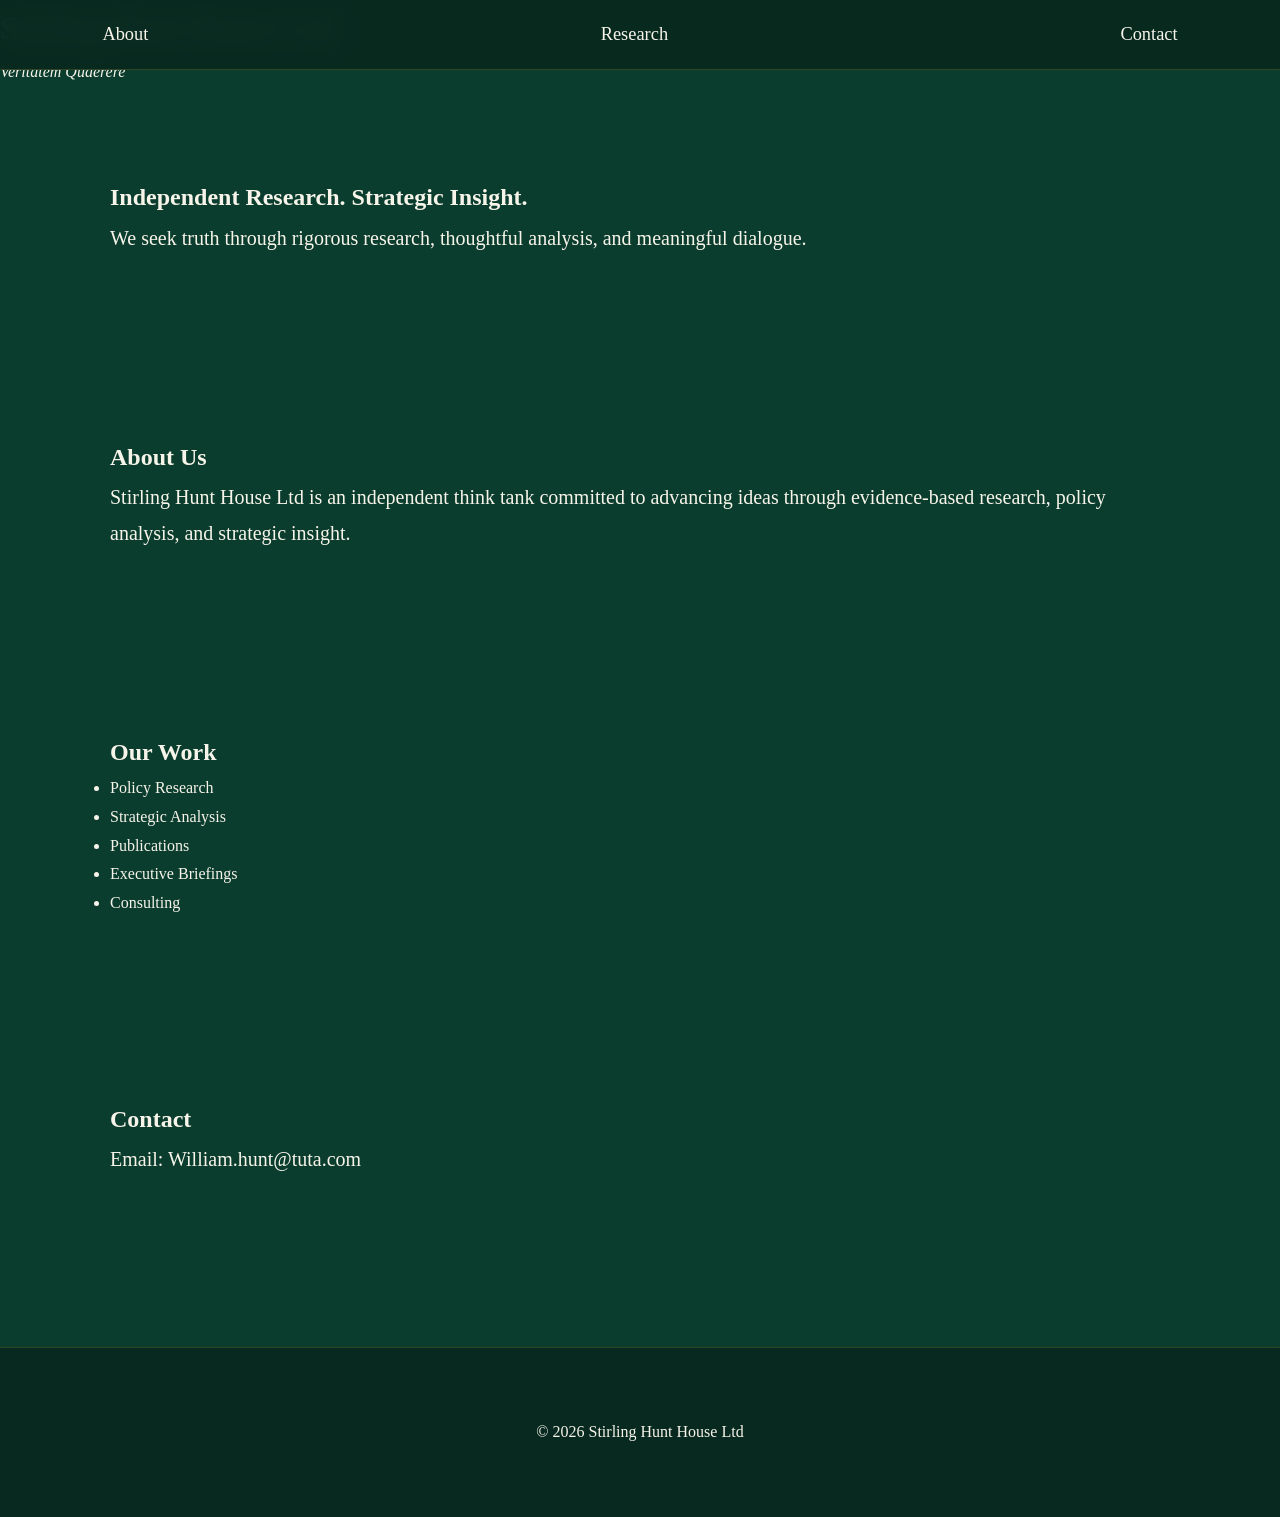
<file: Index.html>
<!DOCTYPE html>
<html lang="en">
<head>
  <meta charset="UTF-8">
  <meta name="viewport" content="width=device-width, initial-scale=1.0">
  <title>Stirling Hunt House Ltd</title>
  <link rel="stylesheet" href="style.css">
</head>
<body>

<header>
  <h1>Stirling Hunt House Ltd</h1>
  <p><em>Veritatem Quaerere</em></p>
</header>

<nav>
  <a href="#about">About</a>
  <a href="#services">Research</a>
  <a href="#contact">Contact</a>
</nav>

<section id="hero">
  <h2>Independent Research. Strategic Insight.</h2>
  <p>We seek truth through rigorous research, thoughtful analysis, and meaningful dialogue.</p>
</section>

<section id="about">
  <h2>About Us</h2>
  <p>Stirling Hunt House Ltd is an independent think tank committed to advancing ideas through evidence-based research, policy analysis, and strategic insight.</p>
</section>

<section id="services">
  <h2>Our Work</h2>
  <ul>
    <li>Policy Research</li>
    <li>Strategic Analysis</li>
    <li>Publications</li>
    <li>Executive Briefings</li>
    <li>Consulting</li>
  </ul>
</section>

<section id="contact">
  <h2>Contact</h2>
  <p>Email: William.hunt@tuta.com</p>
</section>

<footer>
  <p>© 2026 Stirling Hunt House Ltd</p>
</footer>
<script src="script.js"></script>
</body>
</html>
</file>
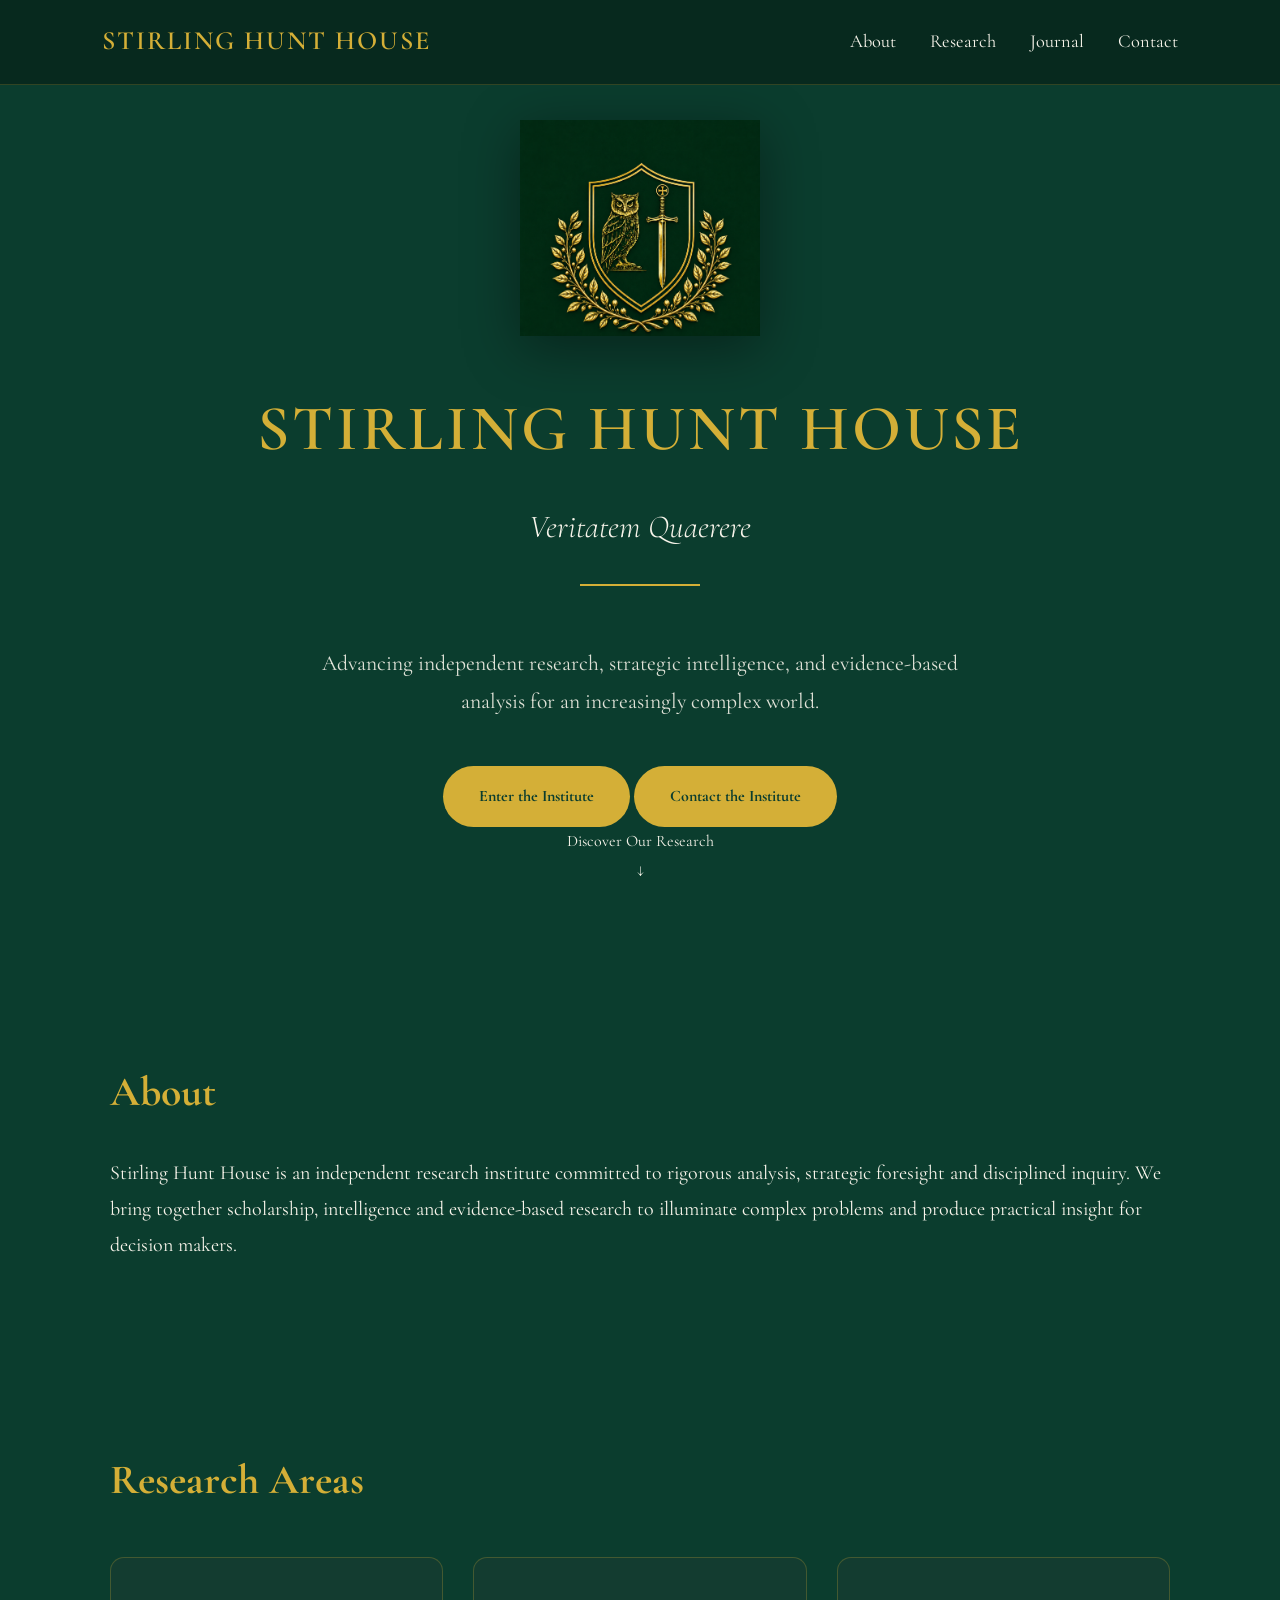
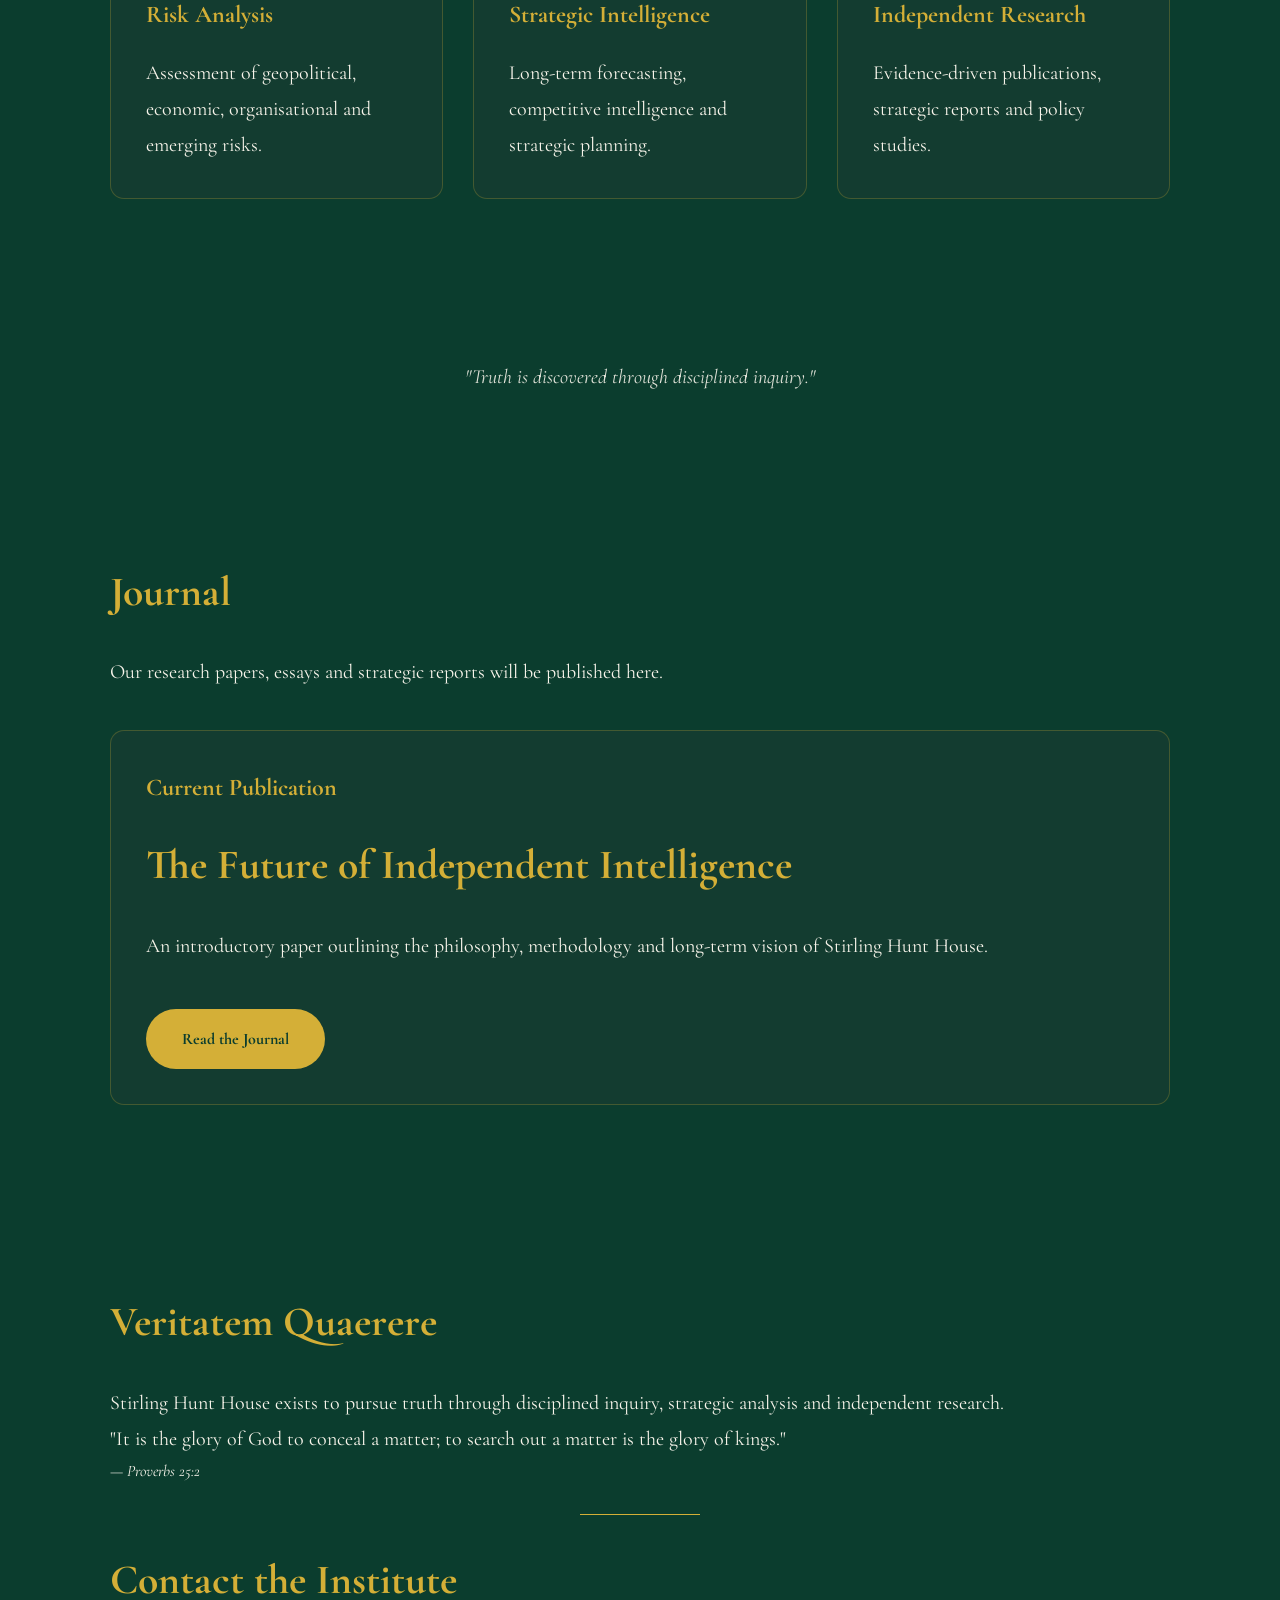
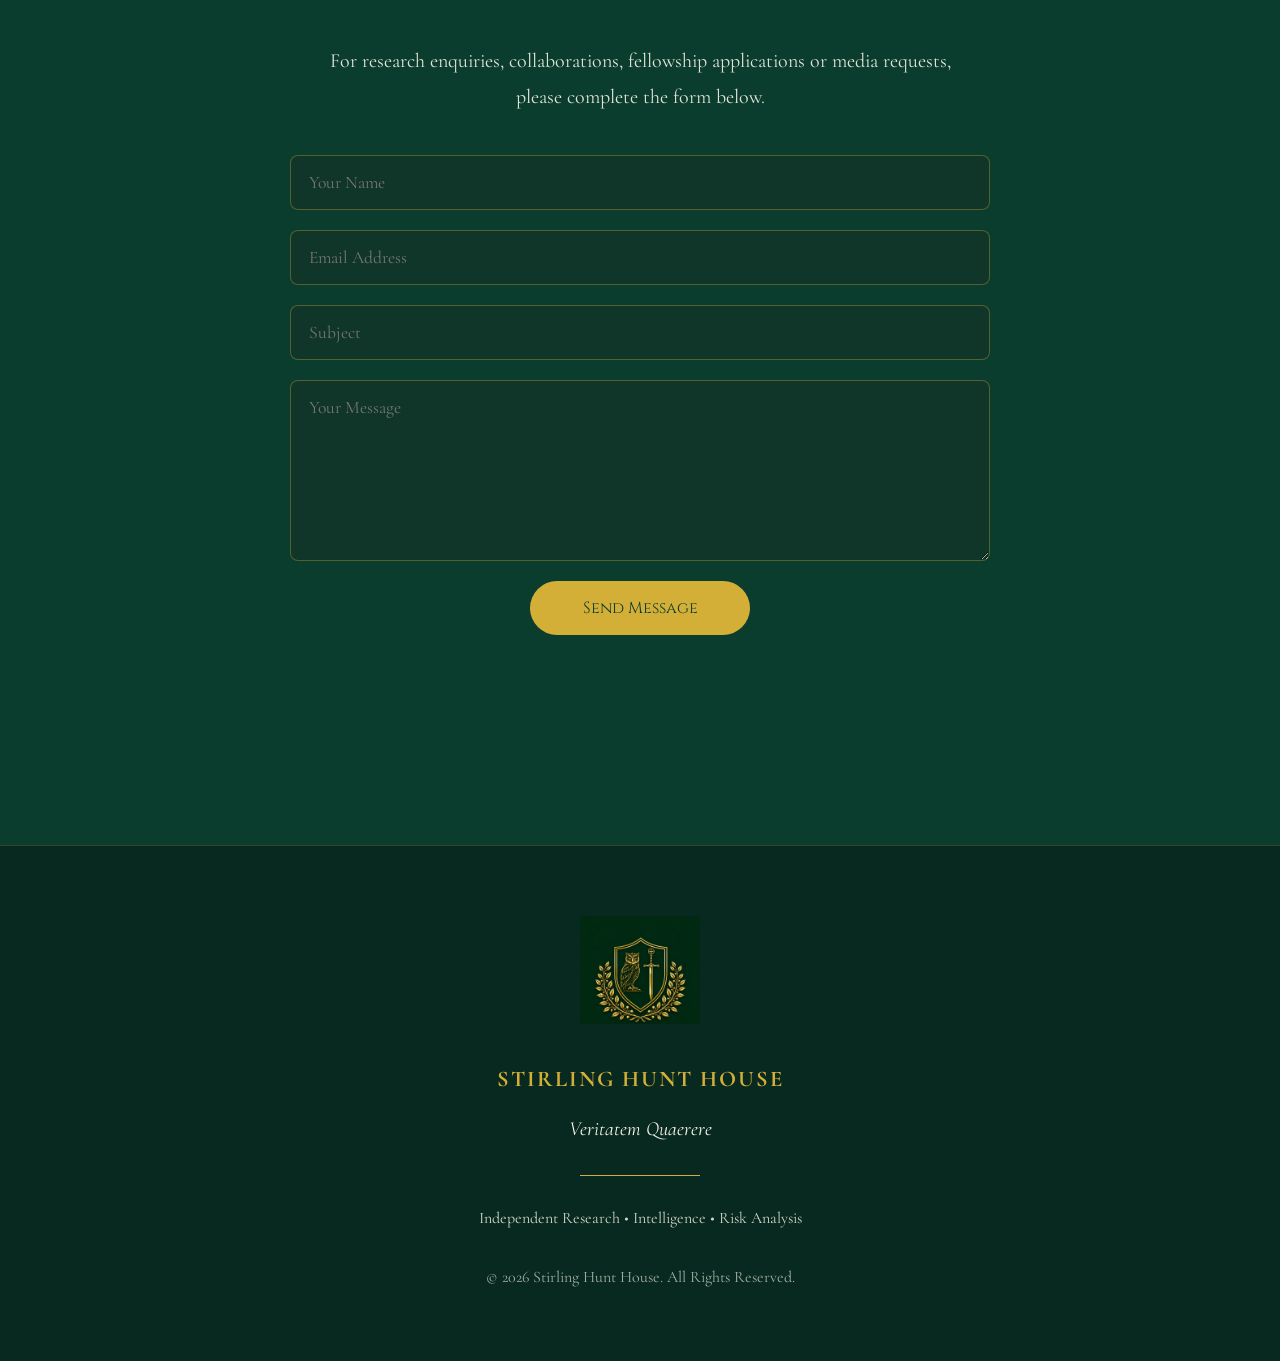
<file: index.html>
<!DOCTYPE html>
<html lang="en">

<head>

<meta charset="UTF-8">
<meta name="viewport" content="width=device-width, initial-scale=1.0">

<title>Stirling Hunt House</title>
  
<link rel="icon" type="image/png" sizes="32x32" href="favicon.png">
<link rel="apple-touch-icon" href="favicon.png">
  
<link rel="stylesheet" href="style.css">

<link rel="preconnect" href="https://fonts.googleapis.com">
<link rel="preconnect" href="https://fonts.gstatic.com" crossorigin>

<link href="https://fonts.googleapis.com/css2?family=Cinzel:wght@400;600&family=Cormorant+Garamond:wght@300;400;600&display=swap" rel="stylesheet">

</head>

<body>

<nav>

<div class="logo-text">
STIRLING HUNT HOUSE
</div>

<ul>

<li><a href="#about">About</a></li>

<li><a href="#research">Research</a></li>

<li><a href="publications.html">Journal</a></li>

<li><a href="#contact">Contact</a></li>

</ul>

</nav>

<header class="hero">

<img src="logo.png"
class="crest"
alt="Stirling Hunt House Crest">

<h1>
STIRLING HUNT HOUSE
</h1>

<h2>
Veritatem Quaerere
</h2>

<div class="hero-divider"></div>

<p class="subtitle">

Advancing independent research,
strategic intelligence,
and evidence-based analysis
for an increasingly complex world.

</p>

<div class="hero-buttons">

<a href="institute.html"
class="button">
Enter the Institute
</a>

<a href="#contact"
class="button secondary-button">
Contact the Institute
</a>

</div>

<div class="scroll-indicator">

<p>Discover Our Research</p>

<span>↓</span>

</div>

</header>

<section id="about">

<h3>About</h3>

<p>

Stirling Hunt House is an independent research institute committed to rigorous analysis, strategic foresight and disciplined inquiry.

We bring together scholarship, intelligence and evidence-based research to illuminate complex problems and produce practical insight for decision makers.

</p>

</section>

<section id="research">

<h3>Research Areas</h3>

<div class="cards">

<div class="card">

<h4>Risk Analysis</h4>

<p>

Assessment of geopolitical, economic, organisational and emerging risks.

</p>

</div>

<div class="card">

<h4>Strategic Intelligence</h4>

<p>

Long-term forecasting, competitive intelligence and strategic planning.

</p>

</div>

<div class="card">

<h4>Independent Research</h4>

<p>

Evidence-driven publications, strategic reports and policy studies.

</p>

</div>

</div>

</section>

<section class="quote">

<p>

"Truth is discovered through disciplined inquiry."

</p>

</section>
<section id="publications">

<h3>Journal</h3>

<p>

Our research papers, essays and strategic reports will be published here.

</p>

<div class="cards">

<div class="card">

<h4>Current Publication</h4>

<h3>
The Future of Independent Intelligence
</h3>

<p>

An introductory paper outlining the philosophy, methodology and long-term vision of Stirling Hunt House.

</p>

<a href="publications.html" class="button">

Read the Journal

</a>

</div>

</div>

</section>

<section class="closing">

<div class="closing-content">

<h3>

Veritatem Quaerere

</h3>

<p class="closing-text">

Stirling Hunt House exists to pursue truth through disciplined inquiry,
strategic analysis and independent research.

</p>

<blockquote>

<p>

"It is the glory of God to conceal a matter;
to search out a matter is the glory of kings."

</p>

<cite>

— Proverbs 25:2

</cite>

</blockquote>

<div class="footer-divider"></div>

<h3 id="contact">

Contact the Institute

</h3>

<p class="contact-intro">

For research enquiries, collaborations, fellowship applications or media requests, please complete the form below.

</p>

<form action="https://formspree.io/f/mojgkdpn"

method="POST"

class="contact-form">

<input
type="text"
name="name"
placeholder="Your Name"
required>

<input
type="email"
name="email"
placeholder="Email Address"
required>

<input
type="text"
name="subject"
placeholder="Subject">

<textarea
name="message"
rows="7"
placeholder="Your Message"
required></textarea>

<button type="submit">

Send Message

</button>

</form>

</div>

</section>

<footer>

<img
src="logo.png"
class="footer-crest"
alt="Stirling Hunt House Crest">

<h4>

STIRLING HUNT HOUSE

</h4>

<p class="footer-motto">

<em>

Veritatem Quaerere

</em>

</p>

<div class="footer-divider"></div>

<p class="footer-text">

Independent Research • Intelligence • Risk Analysis

</p>

<p class="copyright">

© 2026 Stirling Hunt House. All Rights Reserved.

</p>

</footer>

<script src="script.js"></script>

</body>

</html>
</file>
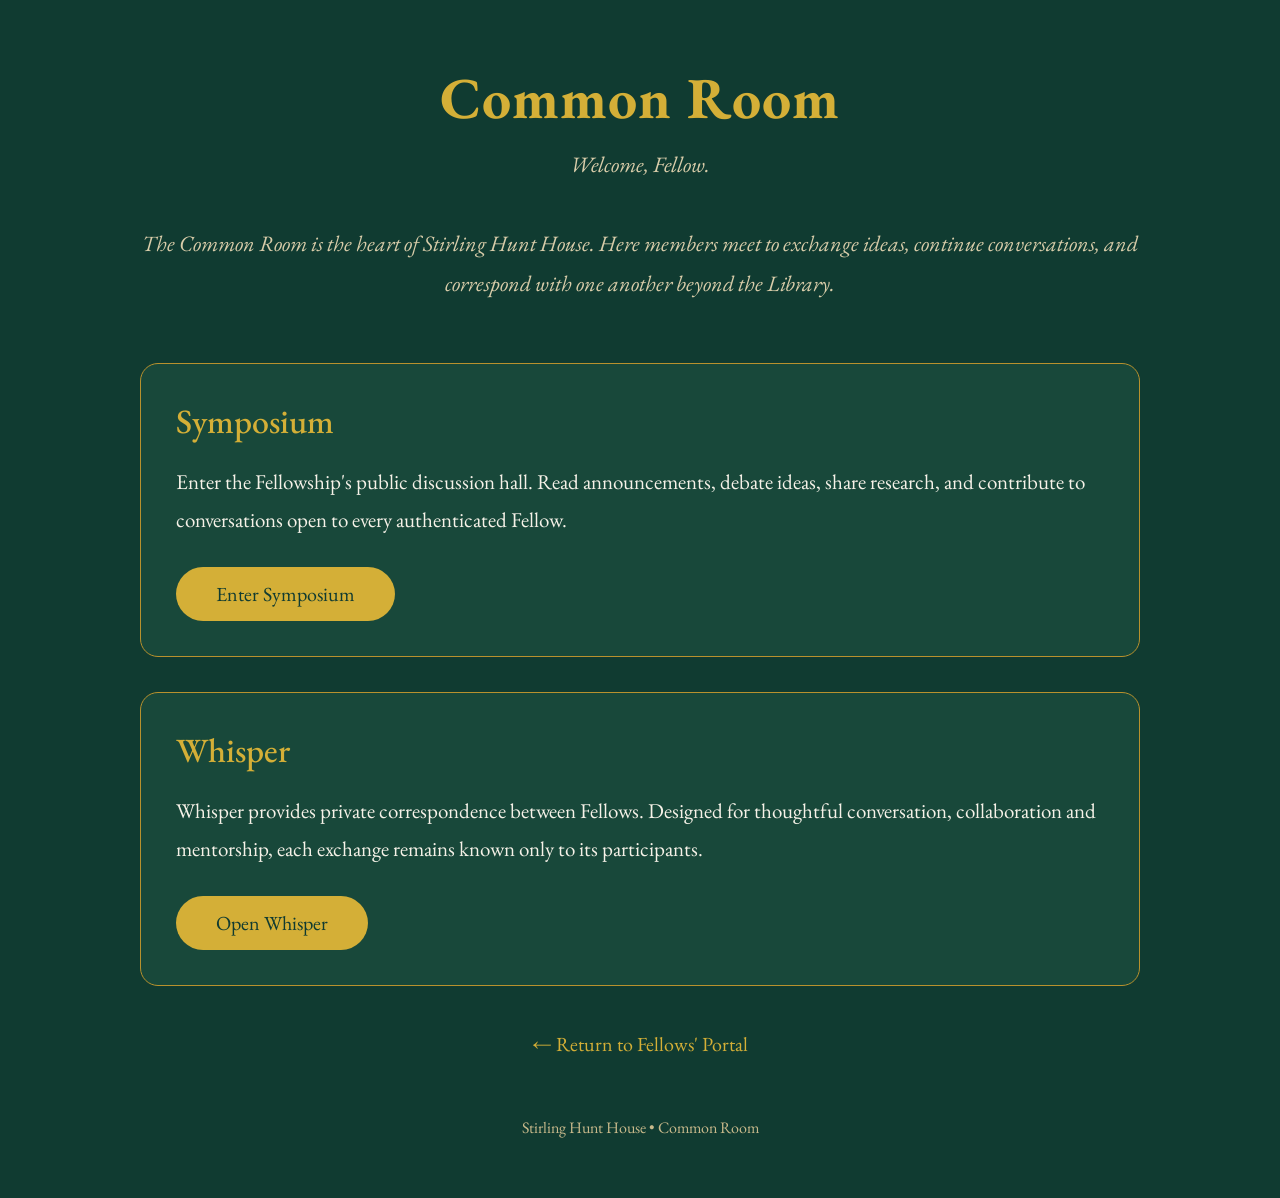
<file: common-room.html>
<!DOCTYPE html>
<html lang="en">

<head>

<meta charset="UTF-8">
<meta name="viewport" content="width=device-width, initial-scale=1.0">

<title>Common Room | Stirling Hunt House</title>

<link rel="preconnect" href="https://fonts.googleapis.com">
<link rel="preconnect" href="https://fonts.gstatic.com" crossorigin>

<link href="https://fonts.googleapis.com/css2?family=EB+Garamond:wght@400;500;600;700&display=swap" rel="stylesheet">

<style>

*{
margin:0;
padding:0;
box-sizing:border-box;
}

body{
background:#103B31;
color:#F6F2E8;
font-family:'EB Garamond',serif;
}

.container{
width:92%;
max-width:1000px;
margin:60px auto;
}

h1{
text-align:center;
font-size:58px;
color:#D4AF37;
margin-bottom:10px;
letter-spacing:1px;
}

.subtitle{
text-align:center;
font-size:22px;
color:#D9CDAA;
font-style:italic;
margin-bottom:60px;
line-height:1.8;
}

.card{
background:#18483A;
border:1px solid #B8912D;
border-radius:18px;
padding:35px;
margin-bottom:35px;
}

.card h2{
color:#D4AF37;
font-size:34px;
margin-bottom:20px;
font-weight:500;
}

.card p{
font-size:21px;
line-height:1.8;
color:#F6F2E8;
margin-bottom:28px;
}

.button{
display:inline-block;
background:#D4AF37;
color:#103B31;
padding:14px 40px;
border-radius:40px;
text-decoration:none;
font-size:20px;
transition:.25s;
}

.button:hover{
background:#E4C252;
}

.back{
text-align:center;
margin-top:45px;
}

.back a{
color:#D4AF37;
text-decoration:none;
font-size:20px;
}

.back a:hover{
text-decoration:underline;
}

footer{
margin-top:60px;
text-align:center;
color:#C8B98B;
font-size:16px;
}

@media(max-width:700px){

h1{
font-size:42px;
}

.subtitle{
font-size:19px;
}

.card{
padding:25px;
}

}

</style>

</head>

<body>

<div class="container">

<h1>Common Room</h1>

<p class="subtitle">

Welcome, Fellow.

<br><br>

The Common Room is the heart of Stirling Hunt House.

Here members meet to exchange ideas, continue conversations, and correspond with one another beyond the Library.

</p>

<div class="card">

<h2>Symposium</h2>

<p>

Enter the Fellowship's public discussion hall.

Read announcements, debate ideas, share research, and contribute to conversations open to every authenticated Fellow.

</p>

<a href="symposium.html" class="button">

Enter Symposium

</a>

</div>

<div class="card">

<h2>Whisper</h2>

<p>

Whisper provides private correspondence between Fellows.

Designed for thoughtful conversation, collaboration and mentorship, each exchange remains known only to its participants.

</p>

<a href="whisper.html" class="button">

Open Whisper

</a>

</div>

<div class="back">

<a href="portal.html">

← Return to Fellows' Portal

</a>

</div>

<footer>

Stirling Hunt House • Common Room

</footer>

</div>

</body>

</html>
</file>
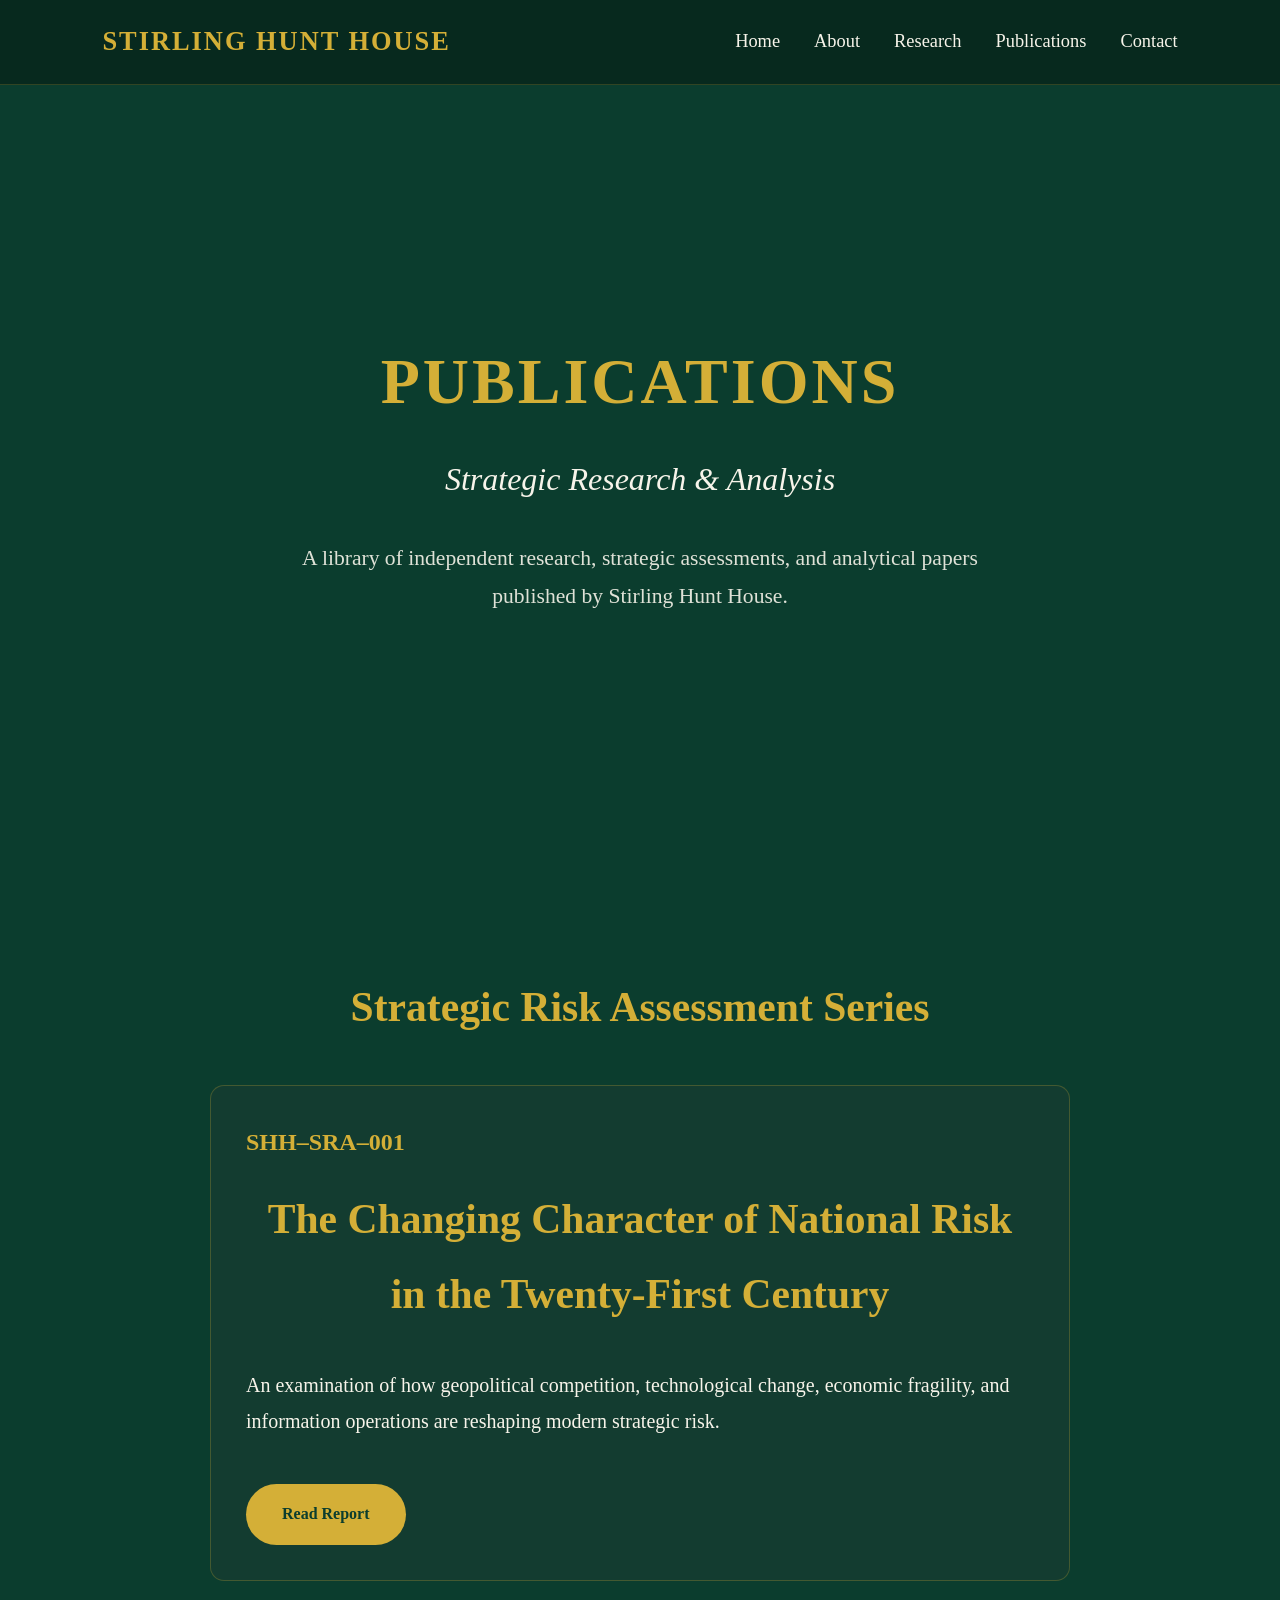
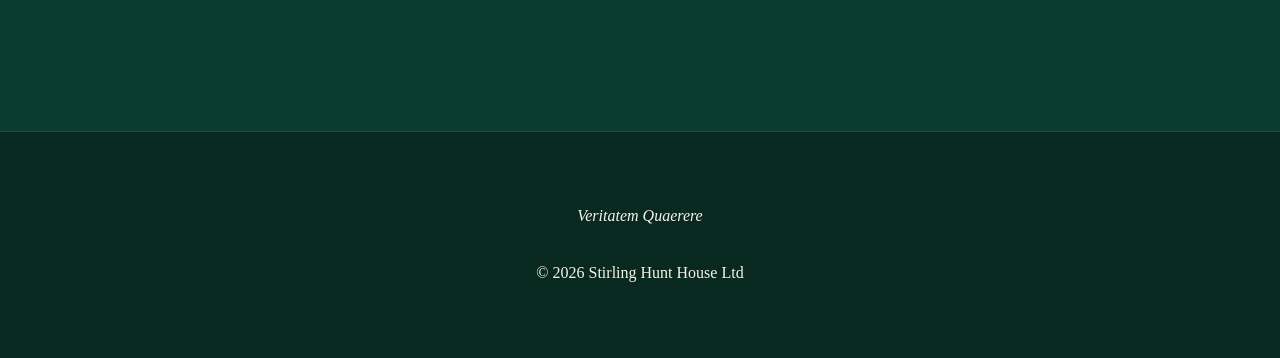
<file: publications.html>
<!DOCTYPE html>
<html lang="en">

<head>

<meta charset="UTF-8">

<meta name="viewport" content="width=device-width, initial-scale=1.0">

<title>Publications | Stirling Hunt House</title>

<link rel="stylesheet" href="style.css">

</head>

<body>

<nav>

<div class="logo-text">

STIRLING HUNT HOUSE

</div>

<ul>

<li><a href="index.html">Home</a></li>

<li><a href="index.html#about">About</a></li>

<li><a href="index.html#research">Research</a></li>

<li><a href="publications.html">Publications</a></li>

<li><a href="index.html#contact">Contact</a></li>

</ul>

</nav>

<header class="hero">

<h1>PUBLICATIONS</h1>

<h2>Strategic Research & Analysis</h2>

<p class="subtitle">

A library of independent research, strategic assessments, and analytical papers published by Stirling Hunt House.

</p>

</header>

<section class="publications-list">

<h3>Strategic Risk Assessment Series</h3>

<div class="cards">

<div class="card">

<h4>SHH–SRA–001</h4>

<h3>The Changing Character of National Risk in the Twenty-First Century</h3>

<p>

An examination of how geopolitical competition, technological change, economic fragility, and information operations are reshaping modern strategic risk.

</p>


<a class="button" href="reports/report-001.html">

Read Report

</a>

</div>

</div>

</section>

<footer>

<p><em>Veritatem Quaerere</em></p>

<br>

<p>

© 2026 Stirling Hunt House Ltd

</p>

</footer>

</body>

</html>
</file>
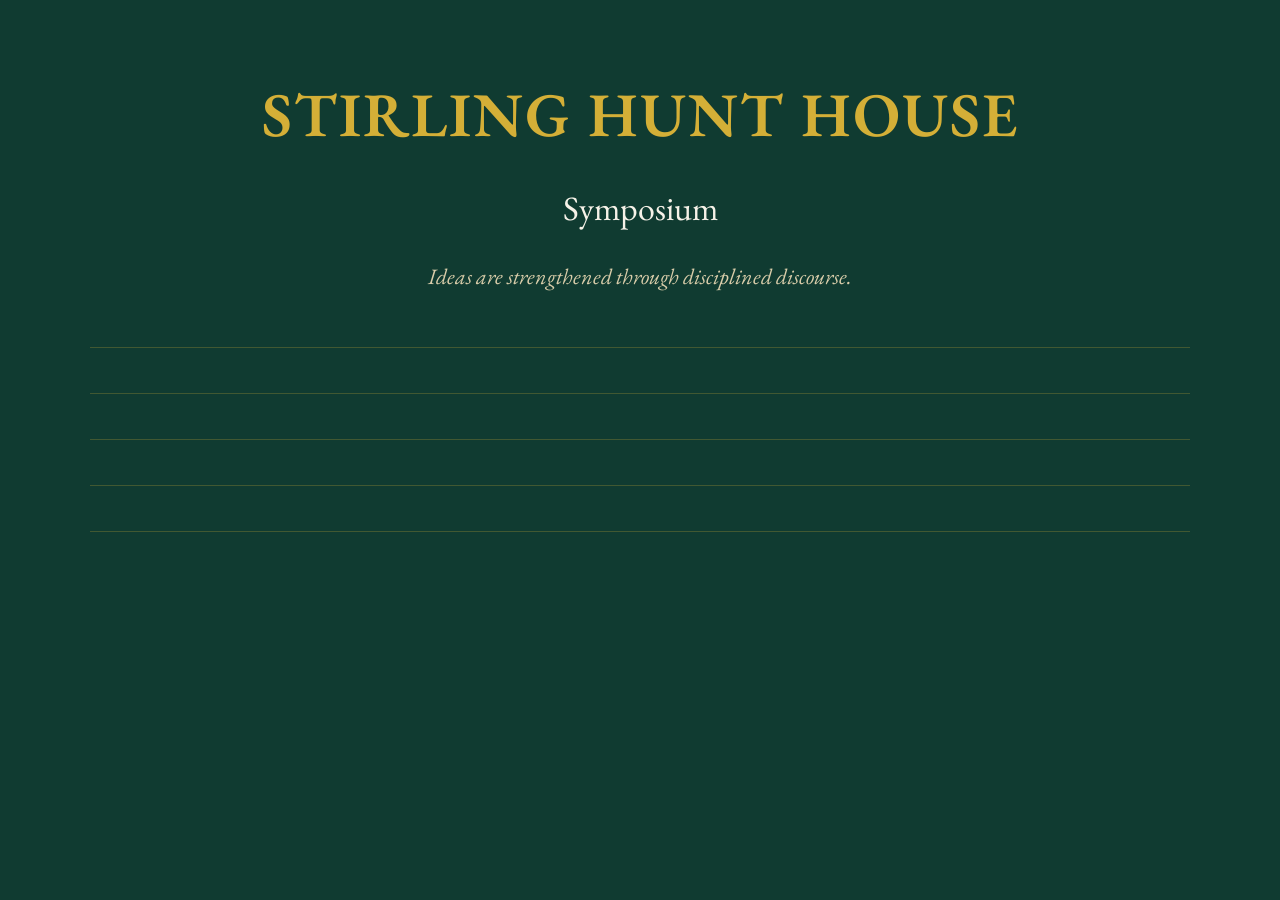
<file: symposium.html>
<!DOCTYPE html>
<html lang="en">

<head>

<meta charset="UTF-8">

<meta name="viewport"
content="width=device-width, initial-scale=1.0">

<title>Symposium | Stirling Hunt House</title>

<link rel="stylesheet" href="style.css">

<link rel="preconnect"
href="https://fonts.googleapis.com">

<link rel="preconnect"
href="https://fonts.gstatic.com"
crossorigin>

<link href="https://fonts.googleapis.com/css2?family=EB+Garamond:wght@400;500;600;700&display=swap"
rel="stylesheet">

<style>

*{
margin:0;
padding:0;
box-sizing:border-box;
}

body{

background:#103B31;
color:#F6F2E8;
font-family:'EB Garamond',serif;
line-height:1.75;

}

.container{

width:92%;
max-width:1100px;
margin:60px auto;

}

header{

text-align:center;
margin-bottom:50px;

}

h1{

font-size:62px;
font-weight:600;
letter-spacing:2px;
color:#D4AF37;

}

h2{

font-size:34px;
font-weight:400;
margin-top:10px;

}

.motto{

margin-top:20px;
font-size:22px;
font-style:italic;
color:#D9CDAA;

}

.panel{

background:#18483A;

border:1px solid #B8912D;

border-radius:18px;

padding:35px;

margin-bottom:35px;

}

.panel h3{

color:#D4AF37;

font-size:30px;

margin-bottom:25px;

font-weight:500;

}

.featured{

border:2px solid #D4AF37;

background:#1B4D3E;

box-shadow:0 0 25px rgba(212,175,55,.15);

}

.featured h4{

font-size:20px;

color:#D9CDAA;

letter-spacing:2px;

text-transform:uppercase;

margin-bottom:18px;

}

.featuredTitle{

font-size:38px;

color:#D4AF37;

margin-bottom:10px;

}

.featuredMeta{

color:#D9CDAA;

font-size:19px;

margin-bottom:20px;

}

.featuredText{

font-size:22px;

margin-bottom:30px;

}

.button{

display:inline-block;

background:#D4AF37;

color:#103B31;

padding:14px 36px;

border-radius:40px;

text-decoration:none;

font-size:20px;

transition:.25s;

border:none;

cursor:pointer;

font-family:'EB Garamond',serif;

}

.button:hover{

background:#E4C252;

}

input,
select,
textarea{

width:100%;

padding:16px;

margin-bottom:20px;

border-radius:10px;

border:1px solid #D8C79C;

background:#F6F2E8;

color:#103B31;

font-family:'EB Garamond',serif;

font-size:20px;

}

input:focus,
select:focus,
textarea:focus{

outline:none;

border-color:#D4AF37;

}

textarea{

min-height:220px;

resize:vertical;

}

.publishRow{

text-align:right;

margin-top:10px;

}

.sectionDivider{

height:1px;

background:rgba(212,175,55,.25);

margin:45px 0;

}

@media(max-width:800px){

.container{

width:95%;

}

h1{

font-size:46px;

}

h2{

font-size:28px;

}

.panel{

padding:25px;

}

.featuredTitle{

font-size:30px;

}

.publishRow{

text-align:center;

}

.button{

width:100%;

}

}

</style>

</head>

<body>

<div class="container">

<header>

<h1>

STIRLING HUNT HOUSE

</h1>

<h2>

Symposium

</h2>

<p class="motto">

Ideas are strengthened through disciplined discourse.

</p>

</header>

<!-- Featured Discussion -->

<section class="panel featured">

<h4>

Featured Discussion

</h4>

<h3 class="featuredTitle">

The Future of Independent Intelligence

</h3>

<p class="featuredMeta">

Political • Global • Current

</p>

<p class="featuredText">

This month's featured discussion examines the evolving role of independent intelligence organisations, strategic analysis and open-source information within an increasingly contested international environment.

</p>

<a href="#"

class="button">

Enter Discussion

</a>

</section>

<!-- Open the Floor -->

<section class="panel">

<h3>

Open the Floor

</h3>

<input
type="text"
id="title"
placeholder="Discussion Title">

<select id="subject">

<option value="">

Select Subject

</option>

<option>

Political

</option>

<option>

Military

</option>

<option>

Economic

</option>

<option>

Social

</option>

<option>

Information

</option>

<option>

Infrastructure

</option>

<option>

Cyber

</option>

<option>

Industry

</option>

</select>

    <!-- Area of Interest -->

<select id="region">

<option value="">

Area of Interest

</option>

<option>Global</option>

<option>Europe</option>

<option>North America</option>

<option>Latin America</option>

<option>Middle East</option>

<option>Africa</option>

<option>Central Asia</option>

<option>South Asia</option>

<option>East Asia</option>

<option>Southeast Asia</option>

<option>Indo-Pacific</option>

<option>Arctic</option>

<option>Space</option>

</select>

<!-- Status -->

<select id="status">

<option value="">

Status

</option>

<option>Current</option>

<option>Emerging</option>

<option>Historical</option>

<option>Concluded</option>

</select>

<textarea

id="message"

placeholder="Present your discussion to the Fellowship...">

</textarea>

<div class="publishRow">

<button

id="publishBtn"

class="button">

Open the Floor

</button>

</div>

</section>

<div class="sectionDivider"></div>

<!-- Search -->

<section class="panel">

<h3>

Search the Symposium

</h3>

<input

type="text"

id="search"

placeholder="Search titles, Fellows or keywords...">

</section>

<!-- Filters -->

<section class="panel">

<h3>

Browse by Subject

</h3>

<style>

.filterGrid{

display:grid;

grid-template-columns:repeat(4,1fr);

gap:15px;

margin-top:25px;

}

.filterCard{

background:#1E5645;

border:1px solid #B8912D;

border-radius:12px;

padding:18px;

text-align:center;

cursor:pointer;

transition:.25s;

font-size:20px;

}

.filterCard:hover{

background:#276652;

transform:translateY(-2px);

}

@media(max-width:800px){

.filterGrid{

grid-template-columns:repeat(2,1fr);

}

}

@media(max-width:520px){

.filterGrid{

grid-template-columns:1fr;

}

}

</style>

<div class="filterGrid">

<div class="filterCard">Political</div>

<div class="filterCard">Military</div>

<div class="filterCard">Economic</div>

<div class="filterCard">Social</div>

<div class="filterCard">Information</div>

<div class="filterCard">Infrastructure</div>

<div class="filterCard">Cyber</div>

<div class="filterCard">Industry</div>

</div>

</section>

<div class="sectionDivider"></div>

<!-- Active Conversations -->

<section class="panel">

<h3>

Active Conversations

</h3>

<div id="activeDiscussions">

<p style="color:#D9CDAA;font-size:21px;">

Loading active discussions...

</p>

</div>

</section>

    <div class="sectionDivider"></div>

<!-- Current Discussions -->

<section class="panel">

<h3>

Current Discussions

</h3>

<div id="discussionList">

<div style="text-align:center;padding:50px;color:#D9CDAA;font-size:22px;">

Loading discussions...

</div>

</div>

</section>

<div class="sectionDivider"></div>

<!-- Proceedings -->

<section class="panel">

<h3>

Proceedings

</h3>

<p style="font-size:21px;margin-bottom:25px;">

Discussions considered to possess lasting value may, at the discretion of the Institute, be admitted into the Proceedings of Stirling Hunt House.

Proceedings preserve significant conversations for future Fellows and establish an enduring institutional record.

</p>

<div id="proceedings">

<p style="color:#D9CDAA;">

No Proceedings have yet been published.

</p>

</div>

</section>

<div class="sectionDivider"></div>

<!-- Strategic Collections -->

<section class="panel">

<h3>

Strategic Collections

</h3>

<p style="font-size:21px;margin-bottom:30px;">

Major discussions

    async function checkSession() {

    const { data, error } = await supabase.auth.getSession();

    if (error) {

        console.error(error);

        window.location.href = "institute.html";

        return;

    }

    if (!data.session) {

        window.location.href = "institute.html";

        return;

    }

}

checkSession();

async function loadDiscussions() {

    const container =
    document.getElementById("discussionList");

    container.innerHTML =
    "<div class='loading'>Loading discussions...</div>";

    const { data, error } =
    await supabase

    .from("symposium")

    .select("*")

    .order("created_at", { ascending:false });

    if(error){

        console.error(error);

        container.innerHTML =

        "<p>Unable to load discussions.</p>";

        return;

    }

    if(!data || data.length===0){

        container.innerHTML =

        "<p>No discussions have yet been opened.</p>";

        return;

    }

    container.innerHTML="";

    data.forEach(post=>{

        const article=document.createElement("div");

        article.className="discussion";

        article.innerHTML=`

        <h3 class="discussionTitle">

        ${post.title}

        </h3>

        <div class="discussionMeta">

        ${post.subject}

        •

        ${post.region || "Global"}

        •

        ${post.status || "Current"}

        </div>

        <div class="discussionText">

        ${post.message}

        </div>

        <button
        class="button replyButton"

        data-id="${post.id}">

        Converse

        </button>

        <div
        id="reply-${post.id}"

        style="display:none;margin-top:25px;">

        <textarea

        placeholder="Reply to this discussion..."

        rows="5">

        </textarea>

        <button
        class="button">

        Submit Reply

        </button>

        </div>

        `;

        container.appendChild(article);

    });

    document

    .querySelectorAll(".replyButton")

    .forEach(button=>{

        button.addEventListener("click",()=>{

            const panel=

            document.getElementById(

            "reply-"+button.dataset.id

            );

            panel.style.display=

            panel.style.display==="block"

            ? "none"

            : "block";

        });

    });

}

loadDiscussions();

const publishButton =
document.getElementById("publishBtn");

publishButton.addEventListener(

"click",

publishDiscussion

);

async function publishDiscussion(){

    const title=
    document.getElementById("title").value.trim();

    const subject=
    document.getElementById("subject").value;

    const region=
    document.getElementById("region").value;

    const status=
    document.getElementById("status").value;

    const message=
    document.getElementById("message").value.trim();

    if(

        !title ||

        !subject ||

        !message

    ){

        alert(

        "Please complete the required fields."

        );

        return;

    }

    publishButton.disabled=true;

    publishButton.textContent=

    "Opening Floor...";

    const {

        error

    } = await supabase

    .from("symposium")

    .insert([{

        title,

        subject,

        region,

        status,

        message

    }]);

    publishButton.disabled=false;

    publishButton.textContent=

    "Open the Floor";

    if(error){

        console.error(error);

        alert(error.message);

        return;

    }

    document.getElementById("title").value="";

    document.getElementById("message").value="";

    document.getElementById("subject").selectedIndex=0;

    document.getElementById("region").selectedIndex=0;

    document.getElementById("status").selectedIndex=0;

    loadDiscussions();

}

/* ---------- Search ---------- */

const searchBox =
document.getElementById("search");

searchBox.addEventListener("input", function(){

    const search =
    this.value.toLowerCase();

    document
    .querySelectorAll(".discussion")
    .forEach(card=>{

        card.style.display =

        card.innerText
        .toLowerCase()
        .includes(search)

        ? "block"

        : "none";

    });

});

/* ---------- Subject Filter ---------- */

document
.querySelectorAll(".filterGrid .filterCard")

.forEach(card=>{

    card.addEventListener("click",()=>{

        const filter =
        card.innerText.toLowerCase();

        document
        .querySelectorAll(".discussion")

        .forEach(post=>{

            const meta =
            post.querySelector(".discussionMeta")
            .innerText
            .toLowerCase();

            if(

                filter==="all"

            ){

                post.style.display="block";

            }

            else{

                post.style.display=

                meta.includes(filter)

                ? "block"

                : "none";

            }

        });

    });

});

/* ---------- Active Conversations ---------- */

async function loadActiveConversations(){

    const container =
    document.getElementById(
    "activeDiscussions"
    );

    const {

        data,
        error

    } = await supabase

    .from("symposium")

    .select("*")

    .order("created_at",
    {ascending:false})

    .limit(5);

    if(error){

        container.innerHTML=

        "<p>Unable to load conversations.</p>";

        return;

    }

    container.innerHTML="";

    data.forEach(post=>{

        container.innerHTML +=

        `
        <div class="discussion">

        <h4
        style="color:#D4AF37;">

        ${post.title}

        </h4>

        <p>

        ${post.subject}

        •

        ${post.region || "Global"}

        </p>

        </div>
        `;

    });

}

loadActiveConversations();

/* ---------- Future Hooks ---------- */

// Situation Room

function loadSituationRoom(){

console.log(

"Situation Room ready."

);

}

// Proceedings

function loadProceedings(){

console.log(

"Proceedings ready."

);

}

// Strategic Collections

function loadCollections(){

console.log(

"Collections ready."

);

}

</script>

</body>

</html>
</file>
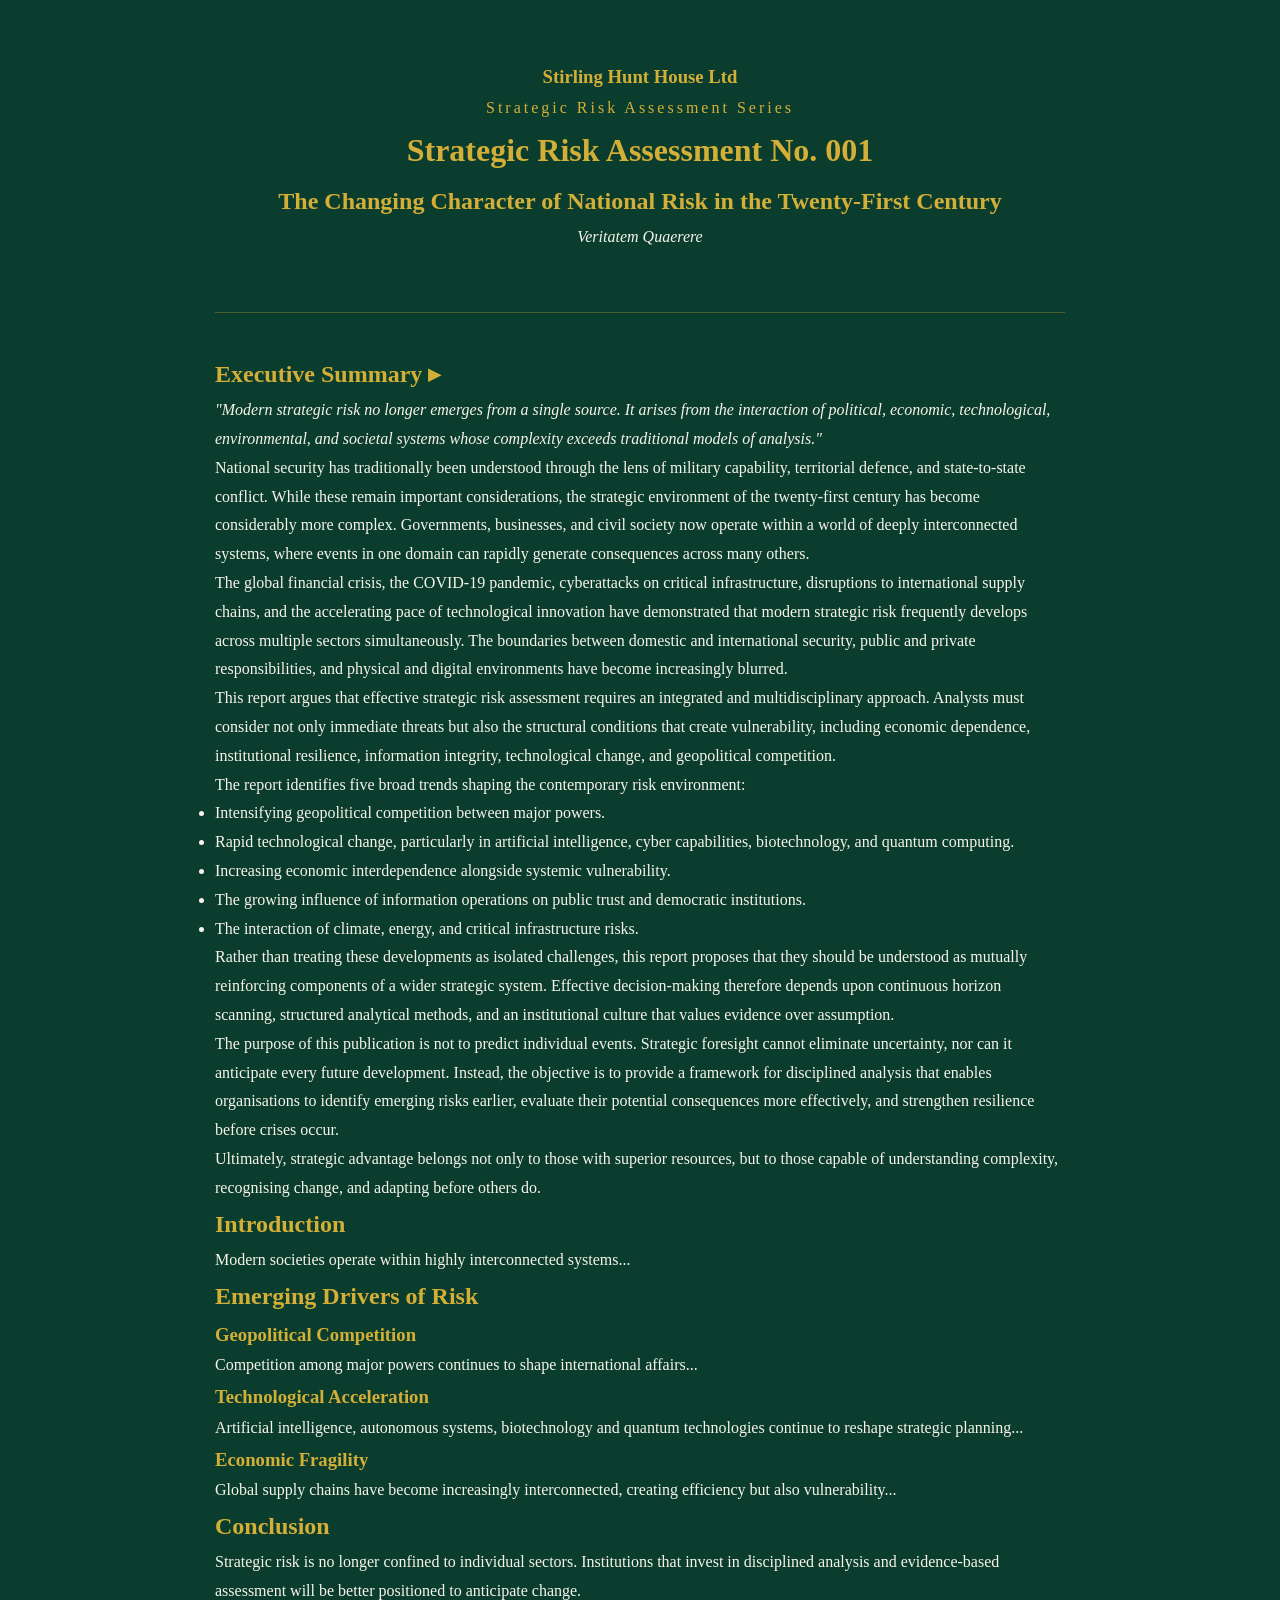
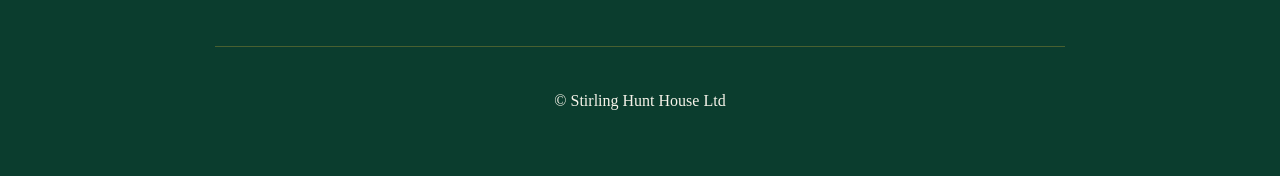
<file: reports/report-001.html>
<!DOCTYPE html>
<html lang="en">
<head>
<meta charset="UTF-8">
<meta name="viewport" content="width=device-width, initial-scale=1.0">
<title>Strategic Risk Assessment No. 001</title>

<link rel="stylesheet" href="../style.css">

<style>

body{
    max-width:900px;
    margin:auto;
    padding:60px 25px;
    line-height:1.8;
}

.report-header{
    text-align:center;
    margin-bottom:60px;
}

.report-number{
    color:#D4AF37;
    letter-spacing:3px;
}

h1,h2,h3{
    color:#D4AF37;
}

hr{
    border:0;
    border-top:1px solid rgba(212,175,55,.3);
    margin:40px 0;
}

</style>

</head>

<body>

<div class="report-header">

<h3>Stirling Hunt House Ltd</h3>

<p class="report-number">
Strategic Risk Assessment Series
</p>

<h1>
Strategic Risk Assessment No. 001
</h1>

<h2>
The Changing Character of National Risk in the Twenty-First Century
</h2>

<p><em>Veritatem Quaerere</em></p>

</div>

<hr>

<h2 class="section-title" onclick="toggleSection(this)">
    Executive Summary <span class="arrow">▸</span>
</h2>

<div class="section-content">

<p><em>"Modern strategic risk no longer emerges from a single source. It arises from the interaction of political, economic, technological, environmental, and societal systems whose complexity exceeds traditional models of analysis."</em></p>

<p>
National security has traditionally been understood through the lens of military capability, territorial defence, and state-to-state conflict. While these remain important considerations, the strategic environment of the twenty-first century has become considerably more complex. Governments, businesses, and civil society now operate within a world of deeply interconnected systems, where events in one domain can rapidly generate consequences across many others.
</p>

<p>
The global financial crisis, the COVID-19 pandemic, cyberattacks on critical infrastructure, disruptions to international supply chains, and the accelerating pace of technological innovation have demonstrated that modern strategic risk frequently develops across multiple sectors simultaneously. The boundaries between domestic and international security, public and private responsibilities, and physical and digital environments have become increasingly blurred.
</p>

<p>
This report argues that effective strategic risk assessment requires an integrated and multidisciplinary approach. Analysts must consider not only immediate threats but also the structural conditions that create vulnerability, including economic dependence, institutional resilience, information integrity, technological change, and geopolitical competition.
</p>

<p>
The report identifies five broad trends shaping the contemporary risk environment:
</p>

<ul>
<li>Intensifying geopolitical competition between major powers.</li>
<li>Rapid technological change, particularly in artificial intelligence, cyber capabilities, biotechnology, and quantum computing.</li>
<li>Increasing economic interdependence alongside systemic vulnerability.</li>
<li>The growing influence of information operations on public trust and democratic institutions.</li>
<li>The interaction of climate, energy, and critical infrastructure risks.</li>
</ul>

<p>
Rather than treating these developments as isolated challenges, this report proposes that they should be understood as mutually reinforcing components of a wider strategic system. Effective decision-making therefore depends upon continuous horizon scanning, structured analytical methods, and an institutional culture that values evidence over assumption.
</p>

<p>
The purpose of this publication is not to predict individual events. Strategic foresight cannot eliminate uncertainty, nor can it anticipate every future development. Instead, the objective is to provide a framework for disciplined analysis that enables organisations to identify emerging risks earlier, evaluate their potential consequences more effectively, and strengthen resilience before crises occur.
</p>

<p>
Ultimately, strategic advantage belongs not only to those with superior resources, but to those capable of understanding complexity, recognising change, and adapting before others do.
</p>
</div>
<h2>Introduction</h2>

<p>
Modern societies operate within highly interconnected systems...
</p>

<h2>Emerging Drivers of Risk</h2>

<h3>Geopolitical Competition</h3>

<p>
Competition among major powers continues to shape international affairs...
</p>

<h3>Technological Acceleration</h3>

<p>
Artificial intelligence, autonomous systems, biotechnology and quantum technologies continue to reshape strategic planning...
</p>

<h3>Economic Fragility</h3>

<p>
Global supply chains have become increasingly interconnected, creating efficiency but also vulnerability...
</p>

<h2>Conclusion</h2>

<p>
Strategic risk is no longer confined to individual sectors. Institutions that invest in disciplined analysis and evidence-based assessment will be better positioned to anticipate change.
</p>

<hr>

<p style="text-align:center;">
© Stirling Hunt House Ltd
</p>
<script src="../script.js"></script>

</body>
</html>
</file>
<file: style.css>
/*==================================================
  STIRLING HUNT HOUSE
  VERSION 2.0
==================================================*/


/* ---------- COLOUR PALETTE ---------- */

:root{

    --green:#0B3D2E;
    --green-dark:#08291F;
    --green-light:#133C30;

    --gold:#D4AF37;
    --gold-light:#E7C35A;

    --cream:#F7F4EA;

}


/* ---------- RESET ---------- */

*{

    margin:0;
    padding:0;
    box-sizing:border-box;

}

html{

    scroll-behavior:smooth;

}

body{

    background:var(--green);

    color:var(--cream);

    font-family:"Cormorant Garamond",serif;

    line-height:1.8;

}


/* ---------- LINKS ---------- */

a{

    color:inherit;

    text-decoration:none;

}


/* ---------- NAVIGATION ---------- */

nav{

    position:fixed;

    top:0;

    left:0;

    width:100%;

    padding:18px 8%;

    display:flex;

    justify-content:space-between;

    align-items:center;

    background:rgba(8,41,31,.96);

    backdrop-filter:blur(12px);

    border-bottom:1px solid rgba(212,175,55,.20);

    z-index:1000;

}


/* ---------- BRAND ---------- */

.logo-text{

    font-family:"Cormorant Garamond",serif;

    font-size:1.65rem;

    font-weight:600;

    letter-spacing:2px;

    color:var(--gold);

}


/* ---------- MENU ---------- */

nav ul{

    list-style:none;

    display:flex;

    gap:34px;

}

nav li{

    display:inline-block;

}

nav a{

    color:var(--cream);

    font-size:1.15rem;

    transition:.3s;

}

nav a:hover{

    color:var(--gold);

}


/* ---------- HERO ---------- */

.hero{

    min-height:100vh;

    display:flex;

    flex-direction:column;

    justify-content:center;

    align-items:center;

    text-align:center;

    padding:120px 20px 80px;

}


/* ---------- CREST ---------- */

.crest{

    width:240px;

    margin-bottom:35px;

    filter:drop-shadow(0 12px 28px rgba(0,0,0,.40));

    transition:.35s;

}

.crest:hover{

    transform:scale(1.04);

}


/* ---------- MAIN TITLE ---------- */

.hero h1{

    font-family:"Cormorant Garamond",serif;

    font-size:4rem;

    font-weight:600;

    letter-spacing:3px;

    color:var(--gold);

}


/* ---------- MOTTO ---------- */

.hero h2{

    margin-top:12px;

    font-size:2rem;

    font-style:italic;

    font-weight:300;

}


/* ---------- DIVIDER ---------- */

.hero-divider{

    width:120px;

    height:2px;

    background:var(--gold);

    margin:28px auto;

}


/* ---------- SUBTITLE ---------- */

.subtitle{

    margin-top:25px;

    max-width:720px;

    font-size:1.35rem;

    opacity:.92;

}

.subtitle{

    margin-top:30px;

    max-width:700px;

    font-size:1.35rem;

    opacity:.9;

}

/* ---------- BUTTONS ---------- */

.button{

    display:inline-block;

    margin-top:45px;

    padding:16px 36px;

    background:var(--gold);

    color:var(--green);

    border-radius:50px;

    font-weight:bold;

    transition:.3s;

}

.button:hover{

    background:var(--gold-light);

    transform:translateY(-3px);

    box-shadow:0 12px 28px rgba(0,0,0,.35);

}


/* ---------- SECTIONS ---------- */

section{

    max-width:1100px;

    margin:auto;

    padding:90px 20px;

}

section h3{

    font-size:2.6rem;

    color:var(--gold);

    margin-bottom:25px;

}

section p{

    font-size:1.25rem;

}


/* ---------- RESEARCH CARDS ---------- */

.cards{

    display:grid;

    grid-template-columns:repeat(auto-fit,minmax(280px,1fr));

    gap:30px;

    margin-top:40px;

}

.card{

    background:var(--green-light);

    border:1px solid rgba(212,175,55,.25);

    border-radius:14px;

    padding:35px;

    transition:.35s;

}

.card:hover{

    transform:translateY(-6px);

    border-color:var(--gold);

    box-shadow:0 18px 40px rgba(0,0,0,.28);

}

.card h4{

    color:var(--gold);

    margin-bottom:18px;

    font-size:1.5rem;

}


/* ---------- QUOTE ---------- */

.quote{

    text-align:center;

    font-style:italic;

    font-size:1.7rem;

    padding:70px 20px;

    color:rgba(247,244,234,.9);

}


/* ---------- JOURNAL ---------- */

.publications-list{

    max-width:900px;

    margin:auto;

    padding:70px 20px;

}

.publications-list h3{

    text-align:center;

    margin-bottom:35px;

}


/* ---------- ACCORDION ---------- */

.accordion{

    width:100%;

    background:none;

    border:none;

    border-top:1px solid rgba(212,175,55,.18);

    color:var(--gold);

    cursor:pointer;

    padding:22px 0;

    text-align:left;

    font-family:"Cormorant Garamond",serif;

    font-size:2rem;

    transition:.3s;

}

.accordion:hover{

    color:var(--gold-light);

}

.accordion::after{

    content:"+";

    float:right;

}

.accordion.active::after{

    content:"−";

}

.panel{

    display:none;

    padding:10px 0 30px;

}


/* ---------- FOOTER ---------- */

footer{

    margin-top:80px;

    background:var(--green-dark);

    border-top:1px solid rgba(212,175,55,.20);

    text-align:center;

    padding:70px 20px;

}

.footer-crest{

    width:120px;

    margin-bottom:25px;

}

footer h4{

    font-size:1.4rem;

    letter-spacing:2px;

    color:var(--gold);

}

.footer-motto{

    margin-top:12px;

    font-size:1.25rem;

}

.footer-divider{

    width:120px;

    height:1px;

    background:var(--gold);

    margin:28px auto;

}

.footer-text{

    color:rgba(247,244,234,.85);

}

.copyright{

    margin-top:30px;

    opacity:.65;

}


/* ---------- MOBILE ---------- */

@media(max-width:768px){

    nav{

        flex-direction:column;

        gap:18px;

        padding:18px;

    }

    nav ul{

        flex-wrap:wrap;

        justify-content:center;

        gap:18px;

    }

    .crest{

        width:180px;

    }

    .hero{

        padding-top:170px;

    }

    .hero h1{

        font-size:2.7rem;

    }

    .hero h2{

        font-size:1.5rem;

    }

    .subtitle{

        font-size:1.15rem;

    }

    section h3{

        font-size:2rem;

    }

}
/* ---------- CONTACT FORM ---------- */

.contact-form{
    max-width:700px;
    margin:40px auto;
    display:flex;
    flex-direction:column;
    gap:20px;
}

.contact-form input,
.contact-form textarea{

    background:#0f3629;

    border:1px solid rgba(212,175,55,.35);

    color:#F7F4EA;

    padding:16px 18px;

    border-radius:8px;

    font-family:"Cormorant Garamond", serif;

    font-size:1.1rem;

}

.contact-form input:focus,
.contact-form textarea:focus{

    outline:none;

    border-color:#D4AF37;

    box-shadow:0 0 12px rgba(212,175,55,.2);

}

.contact-form button{

    width:220px;

    margin:auto;

    padding:16px;

    border:none;

    border-radius:50px;

    background:#D4AF37;

    color:#0B3D2E;

    font-family:"Cinzel", serif;

    font-size:1rem;

    cursor:pointer;

    transition:.3s;

}

.contact-form button:hover{

    transform:translateY(-2px);

    box-shadow:0 8px 20px rgba(0,0,0,.35);

}

.contact-intro{

    text-align:center;

    max-width:650px;

    margin:20px auto;

    opacity:.9;

}
</file>
